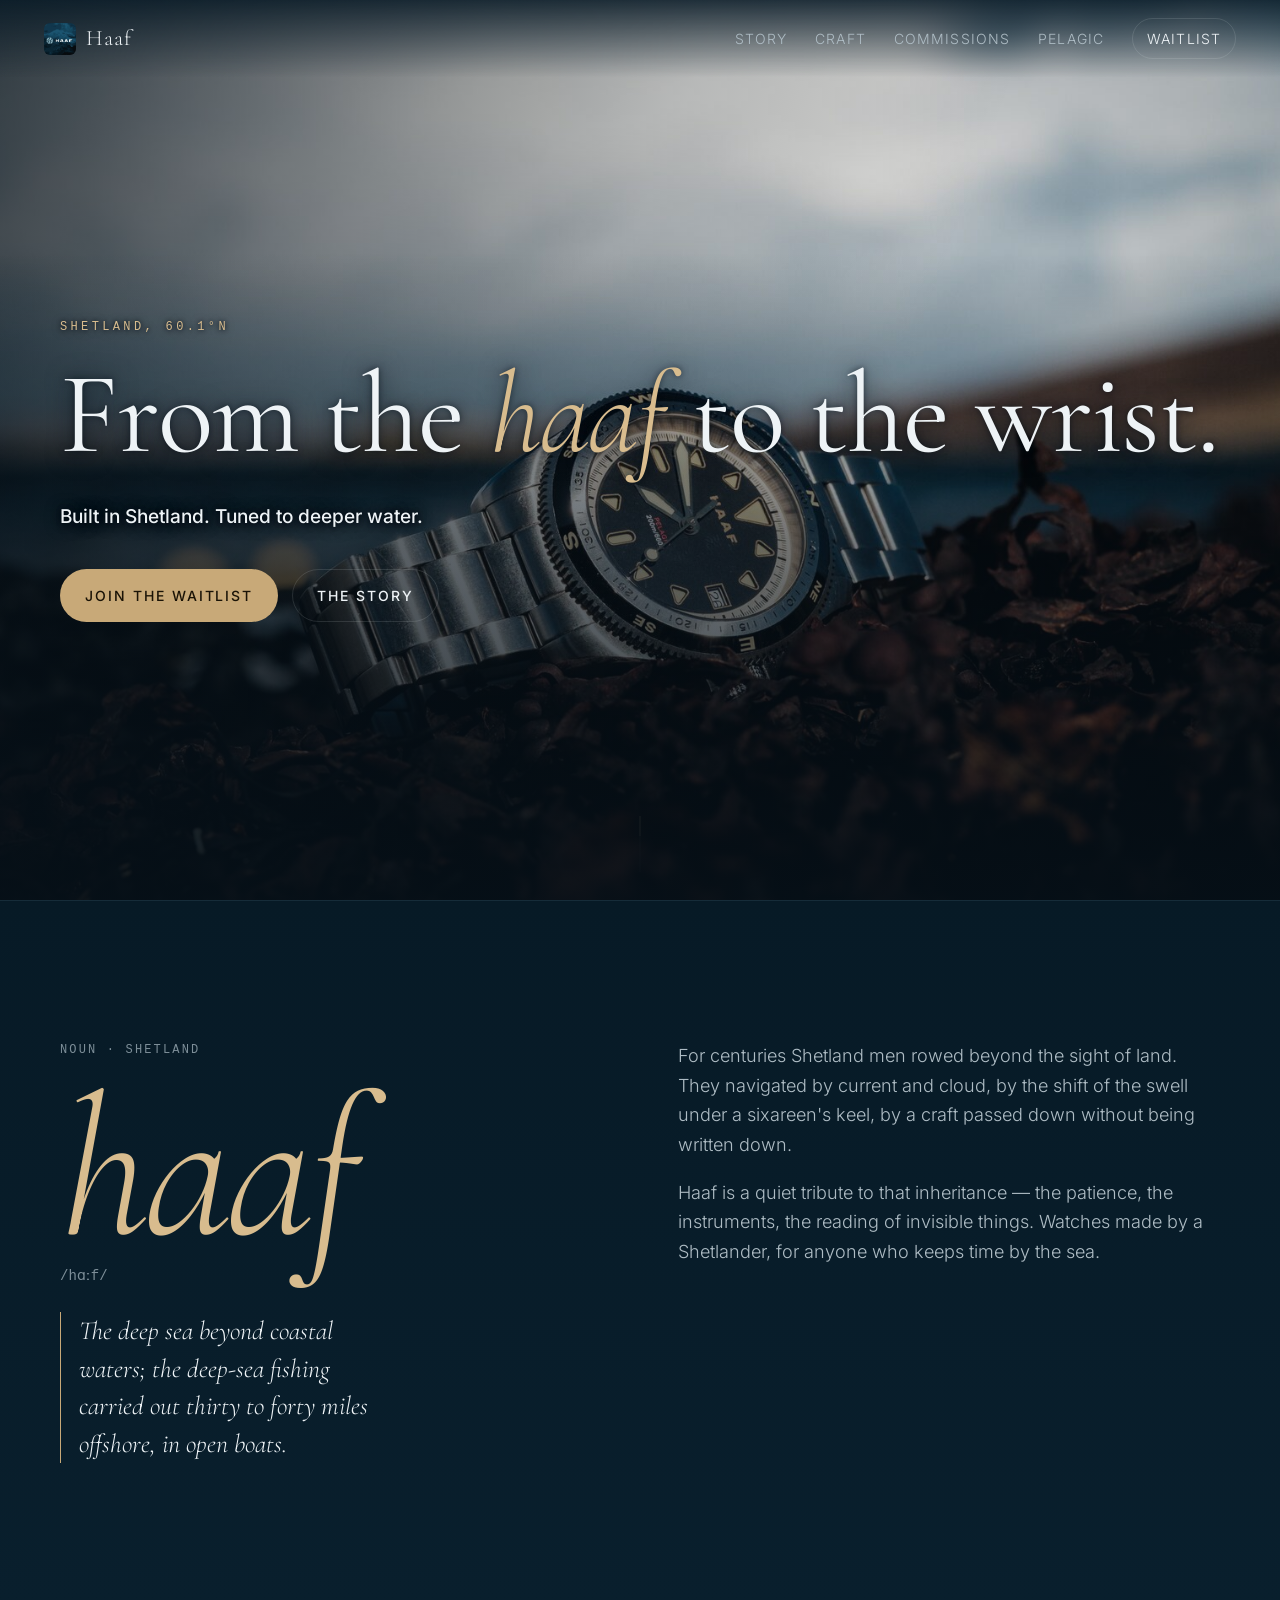
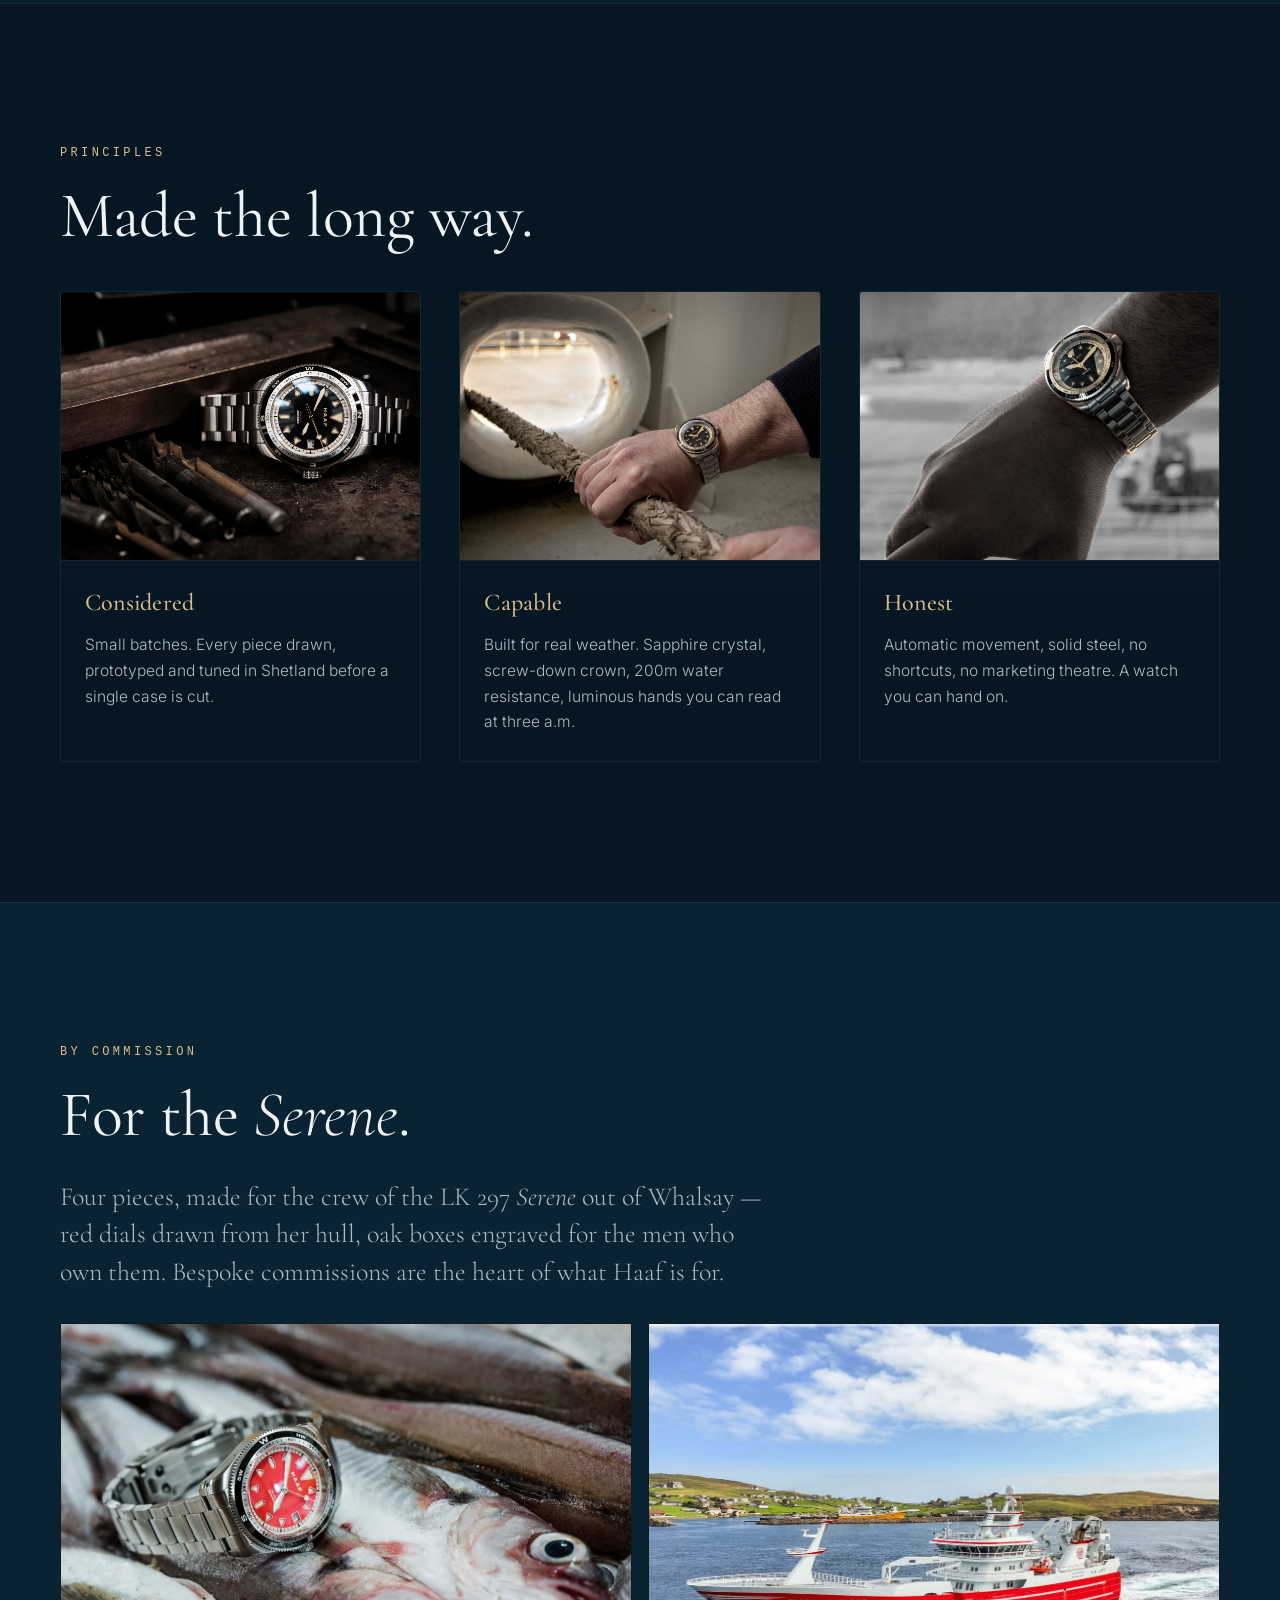
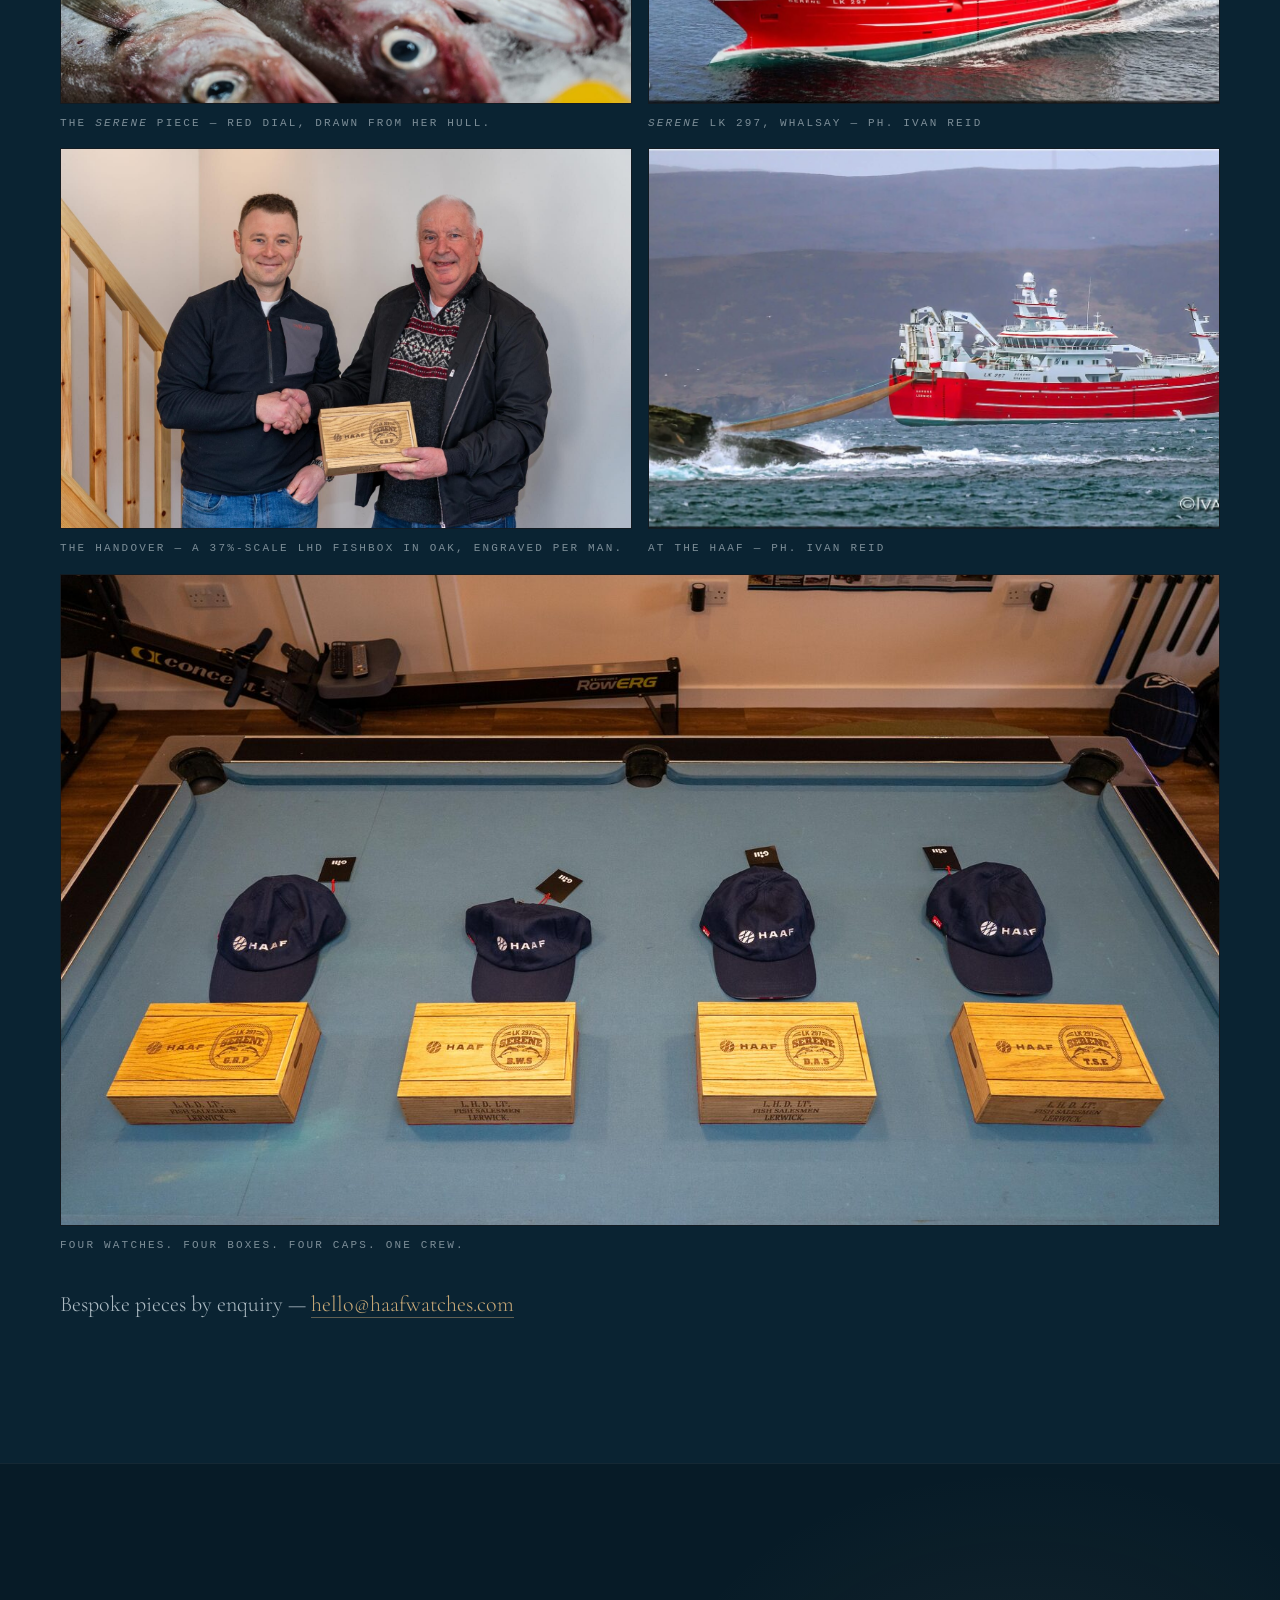
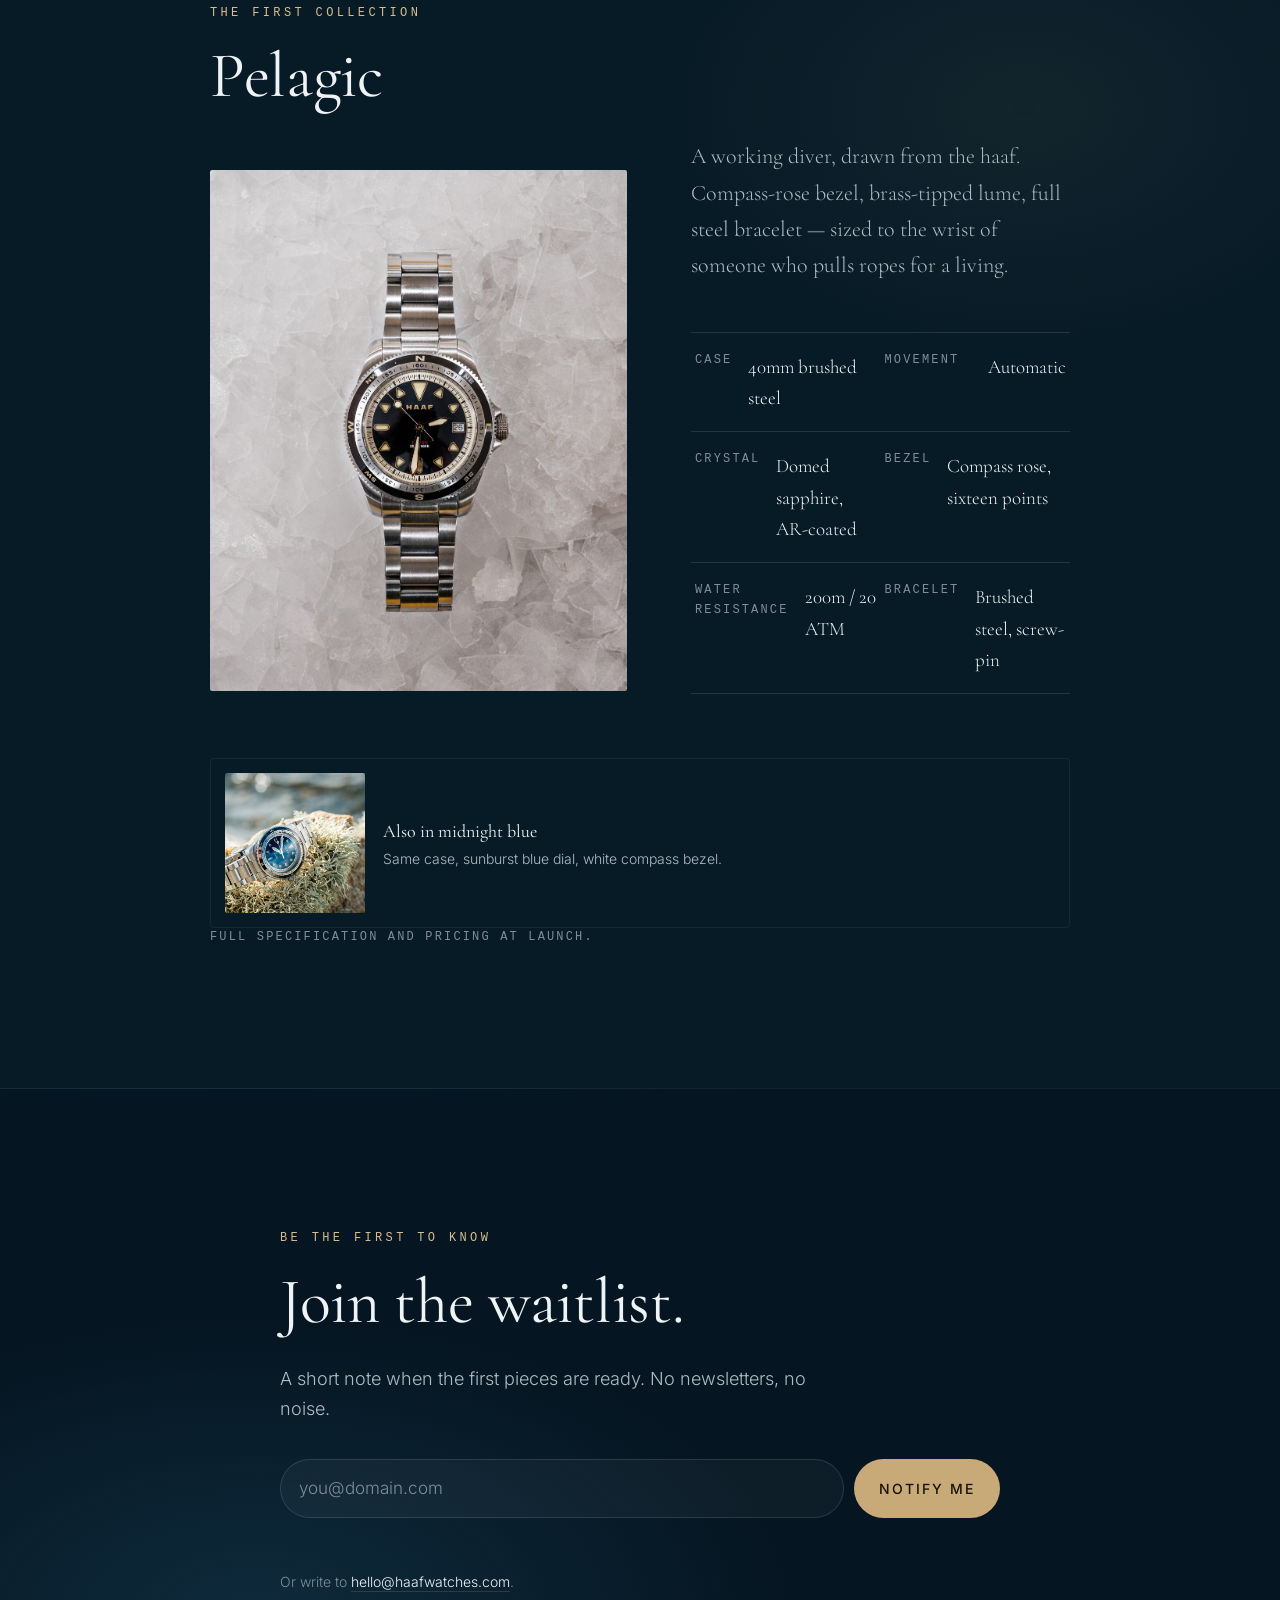
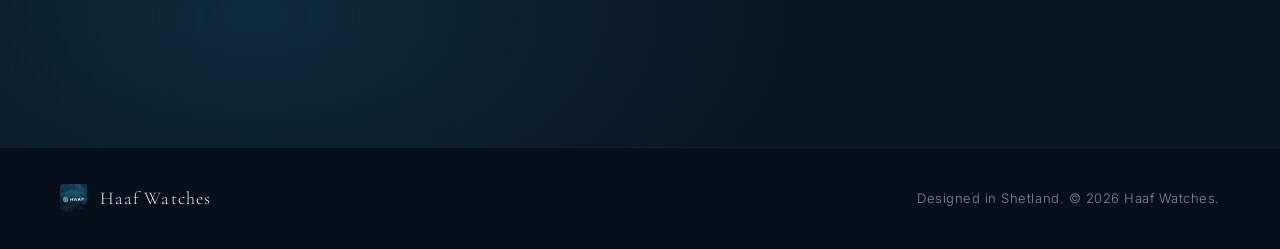
<file: index.html>
<!doctype html>
<html lang="en">
<head>
  <meta charset="utf-8" />
  <meta name="viewport" content="width=device-width, initial-scale=1, viewport-fit=cover" />
  <meta name="theme-color" content="#0a1f2d" />
  <title>Haaf Watches — From the deep sea, Shetland</title>
  <meta name="description" content="Haaf Watches. Shetland-born timepieces, drawn from the haaf — the deep sea beyond the coast." />

  <meta property="og:title" content="Haaf Watches" />
  <meta property="og:description" content="Shetland-born timepieces, drawn from the haaf — the deep sea beyond the coast." />
  <meta property="og:type" content="website" />
  <meta property="og:image" content="assets/photos/black-seaweed.jpg" />
  <meta name="twitter:card" content="summary_large_image" />

  <link rel="icon" type="image/png" href="assets/logo.png" />
  <link rel="apple-touch-icon" href="assets/logo.png" />

  <link rel="preload" href="assets/photos/black-seaweed.jpg" as="image" fetchpriority="high" />
  <link rel="preload" href="assets/fonts/cormorant-garamond-var.woff2" as="font" type="font/woff2" crossorigin />
  <link rel="preload" href="assets/fonts/inter-var.woff2" as="font" type="font/woff2" crossorigin />

  <link rel="stylesheet" href="styles.css" />
</head>
<body>
  <a class="skip" href="#main">Skip to content</a>

  <header class="nav" role="banner" data-open="false">
    <a class="nav__brand" href="#top" aria-label="Haaf Watches — home">
      <img src="assets/logo.png" alt="" width="36" height="36" />
      <span>Haaf</span>
    </a>
    <button class="nav__toggle" type="button" aria-controls="primary-nav" aria-expanded="false" aria-label="Menu">
      <span class="nav__toggle__bars" aria-hidden="true"><span></span></span>
    </button>
    <nav id="primary-nav" class="nav__links" aria-label="Primary">
      <a href="#story">Story</a>
      <a href="#craft">Craft</a>
      <a href="#commission">Commissions</a>
      <a href="#collection">Pelagic</a>
      <a href="#waitlist" class="nav__cta">Waitlist</a>
    </nav>
  </header>

  <main id="main">
    <section id="top" class="hero hero--photo" aria-labelledby="hero-title">
      <img class="hero__photo" src="assets/photos/black-seaweed.jpg" alt="" width="1600" height="1067" fetchpriority="high" decoding="async" />
      <div class="hero__veil" aria-hidden="true"></div>
      <div class="hero__inner">
        <p class="eyebrow">Shetland, 60.1°N</p>
        <h1 id="hero-title" class="hero__title">
          <span>From the</span>
          <em>haaf</em>
          <span>to the wrist.</span>
        </h1>
        <p class="hero__sub">
          Built in Shetland. Tuned to deeper water.
        </p>
        <div class="hero__cta">
          <a class="btn btn--primary" href="#waitlist">Join the waitlist</a>
          <a class="btn btn--ghost" href="#story">The story</a>
        </div>
      </div>
      <div class="hero__scroll" aria-hidden="true">
        <span></span>
      </div>
    </section>

    <section id="story" class="section story" aria-labelledby="story-title">
      <div class="section__inner story__grid">
        <div class="story__word">
          <p class="mono">noun · Shetland</p>
          <h2 id="story-title" class="story__title">haaf</h2>
          <p class="story__pron">/hɑːf/</p>
          <p class="story__def">
            The deep sea beyond coastal waters; the deep-sea fishing carried out thirty to forty miles offshore, in open boats.
          </p>
        </div>
        <div class="story__copy">
          <p>
            For centuries Shetland men rowed beyond the sight of land. They navigated by current and cloud, by the shift of the swell under a sixareen's keel, by a craft passed down without being written down.
          </p>
          <p>
            Haaf is a quiet tribute to that inheritance — the patience, the instruments, the reading of invisible things. Watches made by a Shetlander, for anyone who keeps time by the sea.
          </p>
        </div>
      </div>
    </section>

    <section id="craft" class="section craft" aria-labelledby="craft-title">
      <div class="section__inner">
        <p class="eyebrow">Principles</p>
        <h2 id="craft-title" class="section__title">Made the long way.</h2>
        <ul class="pillars pillars--imaged">
          <li>
            <img class="pillar__photo" src="assets/photos/black-workshop.jpg" alt="" loading="lazy" decoding="async" width="1600" height="1067" />
            <div class="pillar__body">
              <h3>Considered</h3>
              <p>Small batches. Every piece drawn, prototyped and tuned in Shetland before a single case is cut.</p>
            </div>
          </li>
          <li>
            <img class="pillar__photo" src="assets/photos/black-wrist-hawse.jpg" alt="" loading="lazy" decoding="async" width="1600" height="1067" />
            <div class="pillar__body">
              <h3>Capable</h3>
              <p>Built for real weather. Sapphire crystal, screw-down crown, 200m water resistance, luminous hands you can read at three a.m.</p>
            </div>
          </li>
          <li>
            <img class="pillar__photo" src="assets/photos/wrist-helm-bw.jpg" alt="" loading="lazy" decoding="async" width="1122" height="1600" />
            <div class="pillar__body">
              <h3>Honest</h3>
              <p>Automatic movement, solid steel, no shortcuts, no marketing theatre. A watch you can hand on.</p>
            </div>
          </li>
        </ul>
      </div>
    </section>

    <section id="commission" class="section commission" aria-labelledby="commission-title">
      <div class="section__inner commission__inner">
        <p class="eyebrow">By commission</p>
        <h2 id="commission-title" class="section__title">For the <em>Serene</em>.</h2>
        <p class="commission__lede">
          Four pieces, made for the crew of the LK 297 <em>Serene</em> out of Whalsay — red dials drawn from her hull, oak boxes engraved for the men who own them. Bespoke commissions are the heart of what Haaf is for.
        </p>
        <div class="commission__grid">
          <figure>
            <img src="assets/photos/serene-watch-fish.jpg" alt="The Serene commission — a red-dial Haaf on the day's catch." loading="lazy" decoding="async" width="1600" height="1066" />
            <figcaption>The <em>Serene</em> piece — red dial, drawn from her hull.</figcaption>
          </figure>
          <figure>
            <img src="assets/photos/serene-boat-coast.jpg" alt="Serene LK 297 entering Shetland waters." loading="lazy" decoding="async" width="1600" height="777" />
            <figcaption><em>Serene</em> LK 297, Whalsay <span class="commission__credit">— ph. Ivan Reid</span></figcaption>
          </figure>
          <figure>
            <img src="assets/photos/serene-handover.jpg" alt="An engraved oak Haaf box being handed over to a member of the Serene crew." loading="lazy" decoding="async" width="1600" height="1066" />
            <figcaption>The handover — a 37%-scale LHD fishbox in oak, engraved per man.</figcaption>
          </figure>
          <figure>
            <img src="assets/photos/serene-boat-trawl.jpg" alt="Serene LK 297 working the haaf off the Shetland coast." loading="lazy" decoding="async" width="1600" height="815" />
            <figcaption>At the haaf <span class="commission__credit">— ph. Ivan Reid</span></figcaption>
          </figure>
        </div>
        <figure class="commission__band">
          <img src="assets/photos/serene-crew-set.jpg" alt="Four engraved oak Haaf boxes paired with four navy Haaf caps, laid out for the Serene crew." loading="lazy" decoding="async" width="1600" height="1067" />
          <figcaption>Four watches. Four boxes. Four caps. One crew.</figcaption>
        </figure>
        <p class="commission__cta">
          Bespoke pieces by enquiry — <a href="mailto:hello@haafwatches.com?subject=Commission%20enquiry">hello@haafwatches.com</a>
        </p>
      </div>
    </section>

    <section id="collection" class="section collection" aria-labelledby="collection-title">
      <div class="section__inner collection__inner">
        <p class="eyebrow">The first collection</p>
        <h2 id="collection-title" class="section__title">Pelagic</h2>
        <div class="collection__feature">
          <img src="assets/photos/black-flatlay-ice.jpg" alt="The Pelagic, black dial, on ice." loading="lazy" decoding="async" width="1067" height="1600" />
          <div>
            <p class="collection__lede">
              A working diver, drawn from the haaf. Compass-rose bezel, brass-tipped lume, full steel bracelet — sized to the wrist of someone who pulls ropes for a living.
            </p>
            <dl class="specs">
              <div><dt>Case</dt><dd>40mm brushed steel</dd></div>
              <div><dt>Movement</dt><dd>Automatic</dd></div>
              <div><dt>Crystal</dt><dd>Domed sapphire, AR-coated</dd></div>
              <div><dt>Bezel</dt><dd>Compass rose, sixteen points</dd></div>
              <div><dt>Water resistance</dt><dd>200m / 20 ATM</dd></div>
              <div><dt>Bracelet</dt><dd>Brushed steel, screw-pin</dd></div>
            </dl>
          </div>
        </div>
        <div class="collection__alt">
          <img src="assets/photos/blue-lichen.jpg" alt="" loading="lazy" decoding="async" width="1600" height="1067" />
          <div class="collection__alt-copy">
            <strong>Also in midnight blue</strong>
            <p>Same case, sunburst blue dial, white compass bezel.</p>
          </div>
        </div>
        <p class="collection__note">Full specification and pricing at launch.</p>
      </div>
    </section>

    <section id="waitlist" class="section waitlist" aria-labelledby="waitlist-title">
      <div class="section__inner waitlist__inner">
        <p class="eyebrow">Be the first to know</p>
        <h2 id="waitlist-title" class="section__title">Join the waitlist.</h2>
        <p class="waitlist__lede">
          A short note when the first pieces are ready. No newsletters, no noise.
        </p>
        <form class="waitlist__form" action="https://formspree.io/f/your-form-id" method="POST" novalidate>
          <label class="sr-only" for="email">Email address</label>
          <input id="email" name="email" type="email" autocomplete="email" required placeholder="you@domain.com" />
          <button type="submit" class="btn btn--primary">Notify me</button>
          <p class="waitlist__msg" role="status" aria-live="polite"></p>
        </form>
        <p class="waitlist__fallback">
          Or write to <a href="mailto:hello@haafwatches.com">hello@haafwatches.com</a>.
        </p>
      </div>
    </section>
  </main>

  <footer class="footer">
    <div class="section__inner footer__inner">
      <div class="footer__brand">
        <img src="assets/logo.png" alt="Haaf" width="32" height="32" />
        <span>Haaf Watches</span>
      </div>
      <p class="footer__meta">Designed in Shetland. © <span id="year"></span> Haaf Watches.</p>
    </div>
  </footer>

  <script>
    document.getElementById('year').textContent = new Date().getFullYear();

    const navHeader = document.querySelector('.nav');
    const navToggle = navHeader?.querySelector('.nav__toggle');
    if (navHeader && navToggle) {
      const setOpen = (open) => {
        navHeader.dataset.open = open ? 'true' : 'false';
        navToggle.setAttribute('aria-expanded', open ? 'true' : 'false');
        navToggle.setAttribute('aria-label', open ? 'Close menu' : 'Menu');
      };
      navToggle.addEventListener('click', () => {
        setOpen(navHeader.dataset.open !== 'true');
      });
      navHeader.querySelectorAll('.nav__links a').forEach((a) => {
        a.addEventListener('click', () => setOpen(false));
      });
      document.addEventListener('keydown', (e) => {
        if (e.key === 'Escape' && navHeader.dataset.open === 'true') setOpen(false);
      });
    }

    const form = document.querySelector('.waitlist__form');
    const msg = form?.querySelector('.waitlist__msg');
    if (form && !form.action.includes('your-form-id')) {
      form.addEventListener('submit', async (e) => {
        e.preventDefault();
        const data = new FormData(form);
        msg.textContent = 'Sending…';
        try {
          const res = await fetch(form.action, {
            method: 'POST',
            body: data,
            headers: { Accept: 'application/json' },
          });
          if (res.ok) {
            form.reset();
            msg.textContent = 'Thank you — you are on the list.';
          } else {
            msg.textContent = 'Something went wrong. Please email us instead.';
          }
        } catch {
          msg.textContent = 'Network error. Please email us instead.';
        }
      });
    } else if (form) {
      form.addEventListener('submit', (e) => {
        e.preventDefault();
        const email = form.email.value.trim();
        if (!email) return;
        window.location.href =
          'mailto:hello@haafwatches.com?subject=Waitlist&body=' +
          encodeURIComponent('Please add ' + email + ' to the Haaf waitlist.');
      });
    }
  </script>
</body>
</html>
</file>
<file: styles.css>
@font-face {
  font-family: 'Cormorant Garamond';
  font-style: normal;
  font-weight: 300 500;
  font-display: swap;
  src: url('assets/fonts/cormorant-garamond-var.woff2') format('woff2-variations'),
       url('assets/fonts/cormorant-garamond-var.woff2') format('woff2');
}
@font-face {
  font-family: 'Cormorant Garamond';
  font-style: italic;
  font-weight: 300;
  font-display: swap;
  src: url('assets/fonts/cormorant-garamond-300-italic.woff2') format('woff2');
}
@font-face {
  font-family: 'Inter';
  font-style: normal;
  font-weight: 300 500;
  font-display: swap;
  src: url('assets/fonts/inter-var.woff2') format('woff2-variations'),
       url('assets/fonts/inter-var.woff2') format('woff2');
}

:root {
  --ink: #eef3f6;
  --ink-dim: #aebcc4;
  --ink-mute: #7d8e98;
  --deep: #081a26;
  --deep-2: #0a2332;
  --deep-3: #102c3d;
  --line: rgba(238, 243, 246, 0.12);
  --line-soft: rgba(238, 243, 246, 0.06);
  --brass: #c8a978;
  --brass-soft: #d8bc8e;
  --serif: "Cormorant Garamond", "Iowan Old Style", Georgia, serif;
  --sans: "Inter", ui-sans-serif, system-ui, -apple-system, "Segoe UI", sans-serif;
  --mono: ui-monospace, "SF Mono", Menlo, monospace;
  --maxw: 1160px;
  --pad: clamp(20px, 4vw, 44px);
}

* { box-sizing: border-box; }

html { -webkit-text-size-adjust: 100%; }

body {
  margin: 0;
  background: var(--deep);
  color: var(--ink);
  font-family: var(--sans);
  font-weight: 300;
  font-size: 17px;
  line-height: 1.65;
  -webkit-font-smoothing: antialiased;
  text-rendering: optimizeLegibility;
  overflow-x: hidden;
}

img { max-width: 100%; display: block; }
a { color: inherit; text-decoration: none; }
a:focus-visible, button:focus-visible, input:focus-visible {
  outline: 2px solid var(--brass);
  outline-offset: 3px;
  border-radius: 2px;
}

.sr-only {
  position: absolute; width: 1px; height: 1px; padding: 0; margin: -1px;
  overflow: hidden; clip: rect(0,0,0,0); white-space: nowrap; border: 0;
}
.skip {
  position: absolute; left: -9999px; top: 0;
  background: var(--brass); color: var(--deep); padding: 10px 14px; z-index: 100;
}
.skip:focus { left: 12px; top: 12px; }

/* ---------- Nav ---------- */
.nav {
  position: fixed; top: 0; left: 0; right: 0; z-index: 20;
  display: flex; align-items: center; justify-content: space-between;
  padding: 18px var(--pad);
  background: linear-gradient(to bottom, rgba(8,26,38,0.85), rgba(8,26,38,0));
  backdrop-filter: blur(8px);
  -webkit-backdrop-filter: blur(8px);
}
.nav__brand {
  display: flex; align-items: center; gap: 10px;
  font-family: var(--serif); font-size: 22px; letter-spacing: 0.04em;
}
.nav__brand img { width: 32px; height: 32px; object-fit: cover; border-radius: 6px; }
.nav__links { display: flex; align-items: center; gap: clamp(14px, 3vw, 28px); font-size: 14px; letter-spacing: 0.08em; text-transform: uppercase; }
.nav__links a { color: var(--ink-dim); transition: color .2s ease; }
.nav__links a:hover { color: var(--ink); }
.nav__cta {
  color: var(--ink) !important;
  border: 1px solid var(--line);
  padding: 8px 14px; border-radius: 999px;
  transition: border-color .2s ease, background .2s ease;
}
.nav__cta:hover { border-color: var(--brass); background: rgba(200,169,120,0.08); }

.nav__toggle {
  display: none;
  width: 40px; height: 40px;
  background: transparent;
  border: 1px solid var(--line);
  border-radius: 999px;
  color: var(--ink);
  align-items: center; justify-content: center;
  padding: 0;
  cursor: pointer;
  margin-left: 10px;
}
.nav__toggle:hover { border-color: var(--brass); }
.nav__toggle__bars {
  position: relative;
  width: 16px; height: 10px;
}
.nav__toggle__bars::before,
.nav__toggle__bars::after,
.nav__toggle__bars span {
  content: ""; position: absolute; left: 0; right: 0; height: 1.5px;
  background: currentColor; border-radius: 2px;
  transition: transform .2s ease, opacity .15s ease, top .2s ease;
}
.nav__toggle__bars::before { top: 0; }
.nav__toggle__bars span { top: 50%; transform: translateY(-50%); }
.nav__toggle__bars::after { top: 100%; transform: translateY(-100%); }
.nav[data-open="true"] .nav__toggle__bars::before {
  top: 50%; transform: translateY(-50%) rotate(45deg);
}
.nav[data-open="true"] .nav__toggle__bars span { opacity: 0; }
.nav[data-open="true"] .nav__toggle__bars::after {
  top: 50%; transform: translateY(-50%) rotate(-45deg);
}

@media (max-width: 640px) {
  .nav { flex-wrap: wrap; }
  .nav__toggle { display: inline-flex; }
  .nav__links {
    order: 3;
    width: 100%;
    flex-direction: column;
    align-items: flex-start;
    gap: 0;
    margin-top: 14px;
    padding-top: 14px;
    border-top: 1px solid var(--line-soft);
    max-height: 0;
    overflow: hidden;
    opacity: 0;
    transition: max-height .25s ease, opacity .2s ease, margin-top .25s ease, padding-top .25s ease;
  }
  .nav[data-open="true"] .nav__links {
    max-height: 60vh;
    opacity: 1;
  }
  .nav__links a {
    width: 100%;
    padding: 14px 4px;
    border-bottom: 1px solid var(--line-soft);
  }
  .nav__links a:last-child { border-bottom: none; }
  .nav__links .nav__cta {
    border: 0;
    border-radius: 0;
    padding: 14px 4px;
    margin: 0;
    background: transparent;
    color: var(--brass) !important;
  }
  .nav__links .nav__cta:hover { background: transparent; border: 0; }
}

/* ---------- Hero ---------- */
.hero {
  position: relative;
  min-height: 100svh;
  display: flex; align-items: center;
  padding: 120px var(--pad) 80px;
  overflow: hidden;
}
.hero__bg {
  position: absolute; inset: 0;
  background:
    radial-gradient(1200px 700px at 70% 20%, rgba(24, 64, 86, 0.55), transparent 60%),
    radial-gradient(900px 600px at 15% 85%, rgba(13, 39, 55, 0.8), transparent 55%),
    linear-gradient(180deg, #061421 0%, #081e2b 40%, #061421 100%);
}
.hero__bg::before {
  content: "";
  position: absolute; inset: -20%;
  background:
    repeating-linear-gradient(
      115deg,
      rgba(255,255,255,0.015) 0 2px,
      transparent 2px 6px
    );
  mix-blend-mode: screen;
  animation: drift 40s linear infinite;
}
.hero__bg::after {
  content: "";
  position: absolute; left: -10%; right: -10%; bottom: -15%; height: 55%;
  background: radial-gradient(ellipse at 50% 100%, rgba(8,26,38,0.0) 0%, rgba(8,26,38,0.75) 60%, #061421 100%);
  pointer-events: none;
}
.hero__grain {
  position: absolute; inset: 0;
  background-image: url("data:image/svg+xml;utf8,<svg xmlns='http://www.w3.org/2000/svg' width='140' height='140'><filter id='n'><feTurbulence type='fractalNoise' baseFrequency='0.9' numOctaves='2' stitchTiles='stitch'/><feColorMatrix values='0 0 0 0 0.85  0 0 0 0 0.9  0 0 0 0 0.95  0 0 0 0.08 0'/></filter><rect width='100%' height='100%' filter='url(%23n)'/></svg>");
  opacity: 0.5;
  mix-blend-mode: overlay;
  pointer-events: none;
}
@keyframes drift {
  from { transform: translate3d(0,0,0); }
  to   { transform: translate3d(-120px,-60px,0); }
}
@media (prefers-reduced-motion: reduce) {
  .hero__bg::before { animation: none; }
}

.hero__inner {
  position: relative;
  max-width: var(--maxw); width: 100%;
  margin: 0 auto;
}
.eyebrow {
  font-family: var(--mono); font-size: 12px; letter-spacing: 0.28em;
  text-transform: uppercase; color: var(--brass-soft);
  margin: 0 0 18px;
}
.hero__title {
  font-family: var(--serif);
  font-weight: 400;
  font-size: clamp(44px, 9vw, 116px);
  line-height: 1.02;
  letter-spacing: -0.01em;
  margin: 0 0 28px;
  color: var(--ink);
}
.hero__title em {
  font-style: italic;
  color: var(--brass-soft);
  font-weight: 300;
  display: inline-block;
}
.hero__title span { display: inline-block; }
.hero__sub {
  max-width: 560px;
  font-size: clamp(16px, 2vw, 19px);
  color: var(--ink-dim);
  margin: 0 0 36px;
}
.hero__cta { display: flex; flex-wrap: wrap; gap: 14px; }
.hero__scroll {
  position: absolute; bottom: 28px; left: 50%; transform: translateX(-50%);
  width: 1px; height: 56px; background: var(--line);
  overflow: hidden;
}
.hero__scroll span {
  display: block; width: 100%; height: 20px;
  background: var(--brass);
  animation: scrollHint 2.4s ease-in-out infinite;
}
@keyframes scrollHint {
  0%   { transform: translateY(-120%); }
  100% { transform: translateY(420%); }
}
@media (prefers-reduced-motion: reduce) {
  .hero__scroll span { animation: none; }
}

/* ---------- Buttons ---------- */
.btn {
  display: inline-flex; align-items: center; justify-content: center;
  padding: 14px 24px;
  font-family: var(--sans); font-size: 14px; letter-spacing: 0.14em;
  text-transform: uppercase; font-weight: 500;
  border-radius: 999px;
  border: 1px solid transparent;
  cursor: pointer;
  transition: background .2s ease, color .2s ease, border-color .2s ease, transform .2s ease;
}
.btn--primary {
  background: var(--brass); color: #1a1306;
}
.btn--primary:hover { background: var(--brass-soft); transform: translateY(-1px); }
.btn--ghost {
  background: transparent; color: var(--ink); border-color: var(--line);
}
.btn--ghost:hover { border-color: var(--ink-dim); }

/* ---------- Sections ---------- */
.section {
  padding: clamp(72px, 12vw, 140px) var(--pad);
  position: relative;
  border-top: 1px solid var(--line-soft);
}
.section__inner { max-width: var(--maxw); margin: 0 auto; }
.section__title {
  font-family: var(--serif);
  font-weight: 400;
  font-size: clamp(34px, 5.6vw, 64px);
  line-height: 1.08;
  letter-spacing: -0.005em;
  margin: 0 0 28px;
}
.mono {
  font-family: var(--mono); font-size: 12px; letter-spacing: 0.18em;
  text-transform: uppercase; color: var(--ink-mute); margin: 0 0 18px;
}

/* ---------- Story ---------- */
.story { background: linear-gradient(180deg, #071a26, #091f2d); }
.story__grid {
  display: grid;
  grid-template-columns: 1fr 1fr;
  gap: clamp(32px, 6vw, 96px);
  align-items: start;
}
@media (max-width: 820px) {
  .story__grid { grid-template-columns: 1fr; }
}
.story__title {
  font-family: var(--serif);
  font-style: italic;
  font-weight: 300;
  font-size: clamp(88px, 18vw, 200px);
  line-height: 0.9;
  letter-spacing: -0.02em;
  margin: 0;
  color: var(--brass-soft);
}
.story__pron {
  font-family: var(--mono); font-size: 14px; color: var(--ink-mute);
  margin: 6px 0 24px;
}
.story__def {
  font-family: var(--serif);
  font-size: clamp(20px, 2.4vw, 26px);
  line-height: 1.45;
  color: var(--ink);
  font-style: italic;
  max-width: 28ch;
  border-left: 1px solid var(--brass);
  padding-left: 18px;
  margin: 0;
}
.story__copy p {
  color: var(--ink-dim);
  font-size: clamp(16px, 1.6vw, 18px);
  margin: 0 0 18px;
  max-width: 48ch;
}
.story__copy p:last-child { margin-bottom: 0; }

/* ---------- Craft / pillars ---------- */
.craft { background: #061623; }
.pillars {
  list-style: none; padding: 0; margin: 40px 0 0;
  display: grid; grid-template-columns: repeat(3, 1fr);
  gap: clamp(20px, 3vw, 40px);
}
.pillars li {
  padding: 28px;
  border: 1px solid var(--line-soft);
  background: linear-gradient(180deg, rgba(255,255,255,0.015), rgba(255,255,255,0));
  border-radius: 4px;
  transition: border-color .3s ease, transform .3s ease;
}
.pillars li:hover { border-color: var(--line); transform: translateY(-2px); }
.pillars h3 {
  font-family: var(--serif); font-weight: 500;
  font-size: 24px; letter-spacing: 0.01em;
  margin: 0 0 10px;
  color: var(--brass-soft);
}
.pillars p { color: var(--ink-dim); margin: 0; font-size: 15.5px; }
@media (max-width: 820px) {
  .pillars { grid-template-columns: 1fr; }
}

/* ---------- Collection ---------- */
.collection {
  background:
    radial-gradient(600px 400px at 80% 20%, rgba(200,169,120,0.06), transparent 60%),
    #071b27;
}
.collection__inner { max-width: 860px; }
.collection__lede {
  font-family: var(--serif); font-size: clamp(18px, 2.2vw, 22px);
  color: var(--ink-dim); margin: 0 0 48px; max-width: 56ch;
}
.specs {
  display: grid; grid-template-columns: 1fr 1fr;
  gap: 0;
  margin: 0 0 28px;
  border-top: 1px solid var(--line);
}
.specs > div {
  display: flex; justify-content: space-between; gap: 16px;
  padding: 18px 4px;
  border-bottom: 1px solid var(--line);
}
.specs dt {
  font-family: var(--mono); font-size: 12px; letter-spacing: 0.18em;
  text-transform: uppercase; color: var(--ink-mute);
}
.specs dd { margin: 0; font-family: var(--serif); font-size: 19px; color: var(--ink); }
@media (max-width: 640px) {
  .specs { grid-template-columns: 1fr; }
}
.collection__note { font-family: var(--mono); font-size: 12px; letter-spacing: 0.18em; color: var(--ink-mute); text-transform: uppercase; margin: 0; }

/* ---------- Waitlist ---------- */
.waitlist {
  background:
    radial-gradient(900px 500px at 20% 80%, rgba(24,64,86,0.5), transparent 60%),
    #051521;
}
.waitlist__inner { max-width: 720px; }
.waitlist__lede {
  color: var(--ink-dim); font-size: 18px; margin: 0 0 36px; max-width: 52ch;
}
.waitlist__form {
  display: flex; gap: 10px; flex-wrap: wrap;
  align-items: stretch;
}
.waitlist__form input {
  flex: 1 1 260px;
  background: rgba(255,255,255,0.04);
  border: 1px solid var(--line);
  color: var(--ink);
  font: inherit;
  padding: 14px 18px;
  border-radius: 999px;
  min-width: 0;
}
.waitlist__form input::placeholder { color: var(--ink-mute); }
.waitlist__form input:focus { border-color: var(--brass); background: rgba(255,255,255,0.06); }
.waitlist__form button { flex: 0 0 auto; }
.waitlist__msg {
  flex-basis: 100%;
  margin: 6px 4px 0;
  font-size: 14px; color: var(--brass-soft); min-height: 1em;
}
.waitlist__fallback { margin-top: 22px; color: var(--ink-mute); font-size: 14px; }
.waitlist__fallback a { color: var(--ink); border-bottom: 1px solid var(--line); padding-bottom: 1px; }
.waitlist__fallback a:hover { border-color: var(--brass); }

/* ---------- Hero with photography ---------- */
.hero--photo .hero__bg,
.hero--diptych .hero__bg { display: none; }

.hero__photo {
  position: absolute; inset: 0;
  width: 100%; height: 100%;
  object-fit: cover;
  z-index: 0;
}
.hero__veil {
  position: absolute; inset: 0; z-index: 1;
  background:
    linear-gradient(180deg, rgba(6,16,24,0) 28%, rgba(6,16,24,0.55) 60%, rgba(6,16,24,0.92) 100%),
    linear-gradient(110deg, rgba(6,16,24,0.7) 0%, rgba(6,16,24,0.15) 45%, rgba(6,16,24,0) 65%);
  pointer-events: none;
}
.hero--photo .hero__inner,
.hero--diptych .hero__inner { z-index: 2; }
.hero--photo .hero__title,
.hero--diptych .hero__title {
  text-shadow:
    0 0 6px rgba(4,12,20,0.6),
    0 2px 24px rgba(4,12,20,0.7);
}
.hero--photo .hero__sub,
.hero--diptych .hero__sub {
  color: var(--ink);
  font-weight: 500;
  text-shadow:
    0 0 4px rgba(4,12,20,0.95),
    0 0 10px rgba(4,12,20,0.85),
    0 1px 16px rgba(4,12,20,0.7);
}
.hero--photo .eyebrow,
.hero--diptych .eyebrow {
  text-shadow:
    0 0 4px rgba(4,12,20,0.9),
    0 1px 8px rgba(4,12,20,0.6);
}

.hero--diptych .hero__halves {
  position: absolute; inset: 0; z-index: 0;
  display: grid; grid-template-columns: 1fr 1fr;
}
.hero--diptych .hero__halves img {
  width: 100%; height: 100%; object-fit: cover;
}
.hero--diptych .hero__halves img:first-child { object-position: 60% 50%; }
.hero--diptych .hero__veil {
  background:
    linear-gradient(180deg, rgba(6,16,24,0.15) 0%, rgba(6,16,24,0) 40%, rgba(6,16,24,0.9) 100%),
    linear-gradient(110deg, rgba(6,16,24,0.65) 0%, rgba(6,16,24,0.15) 45%, rgba(6,16,24,0) 65%);
}
@media (max-width: 720px) {
  .hero--diptych .hero__halves { grid-template-columns: 1fr; grid-template-rows: 1fr 1fr; }
}

/* ---------- Craft pillars with imagery ---------- */
.pillars--imaged li { padding: 0; overflow: hidden; }
.pillars--imaged .pillar__photo {
  display: block; width: 100%; height: auto; aspect-ratio: 4 / 3;
  object-fit: cover;
  border-bottom: 1px solid var(--line-soft);
  filter: saturate(0.9) contrast(1.02);
}
.pillars--imaged .pillar__body { padding: 22px 24px 26px; }
.pillars--imaged h3 { margin-top: 0; }

/* ---------- Collection: hero shot + spec column (variant A) ---------- */
.collection__feature {
  display: grid;
  grid-template-columns: 1.1fr 1fr;
  gap: clamp(28px, 5vw, 64px);
  align-items: center;
  margin: 8px 0 36px;
}
.collection__feature img {
  width: 100%; height: auto; aspect-ratio: 4 / 5;
  object-fit: cover;
  border-radius: 2px;
}
@media (max-width: 820px) {
  .collection__feature { grid-template-columns: 1fr; }
  .collection__feature img { aspect-ratio: 3 / 2; }
}
.collection__alt {
  display: flex; align-items: center; gap: 18px;
  margin-top: 28px;
  padding: 14px;
  border: 1px solid var(--line-soft);
  border-radius: 4px;
}
.collection__alt img { width: 140px; height: 140px; object-fit: cover; border-radius: 2px; flex: 0 0 auto; }
@media (max-width: 480px) {
  .collection__alt { flex-direction: column; align-items: flex-start; }
  .collection__alt img { width: 100%; height: auto; aspect-ratio: 3 / 2; }
}
.collection__alt-copy p { margin: 0; color: var(--ink-dim); font-size: 14px; }
.collection__alt-copy strong { color: var(--ink); font-family: var(--serif); font-weight: 400; font-size: 18px; display: block; }

/* ---------- Collection: dual-variant cards (variant B) ---------- */
.variants {
  display: grid; grid-template-columns: 1fr 1fr;
  gap: clamp(20px, 3vw, 36px);
  margin: 8px 0 36px;
}
@media (max-width: 820px) { .variants { grid-template-columns: 1fr; } }
.variant {
  border: 1px solid var(--line-soft);
  border-radius: 4px; overflow: hidden;
  background: linear-gradient(180deg, rgba(255,255,255,0.015), rgba(255,255,255,0));
}
.variant img {
  width: 100%; height: auto; aspect-ratio: 3 / 4;
  object-fit: cover;
  border-bottom: 1px solid var(--line-soft);
}
.variant__body { padding: 20px 22px 24px; }
.variant__name {
  font-family: var(--serif); font-weight: 400;
  font-size: 26px; margin: 0 0 4px;
  color: var(--ink);
}
.variant__sub {
  font-family: var(--mono); font-size: 11px; letter-spacing: 0.22em;
  text-transform: uppercase; color: var(--brass-soft);
  margin: 0 0 14px;
}
.variant__desc { color: var(--ink-dim); font-size: 15px; margin: 0; }

/* ---------- Commission ---------- */
.commission { background: var(--deep-2); }
.commission__inner { max-width: var(--maxw); }
.commission__lede {
  font-family: var(--serif);
  font-size: clamp(20px, 2.4vw, 26px);
  line-height: 1.45;
  color: var(--ink-dim);
  max-width: 720px;
  margin: 0 0 32px;
}
.commission__lede strong {
  color: var(--ink);
  font-weight: 400;
  font-style: italic;
}
.commission__grid {
  display: grid;
  grid-template-columns: 1fr 1fr;
  gap: 16px;
}
.commission__grid figure { margin: 0; }
.commission__grid img,
.commission__band img {
  width: 100%; height: auto; display: block;
  object-fit: cover;
  border: 1px solid var(--line-soft);
  background: #050d14;
}
.commission__grid img { aspect-ratio: 3/2; }
.commission__band {
  margin: 16px 0 0;
}
.commission__band img { aspect-ratio: 16/9; }
.commission figcaption {
  font-family: var(--mono);
  font-size: 11px;
  letter-spacing: 0.2em;
  text-transform: uppercase;
  color: var(--ink-mute);
  margin-top: 10px;
}
.commission__credit { color: var(--ink-mute); }
.commission__cta {
  font-family: var(--serif);
  font-size: clamp(18px, 2vw, 22px);
  color: var(--ink-dim);
  margin: 32px 0 0;
}
.commission__cta a {
  color: var(--brass);
  text-decoration: none;
  border-bottom: 1px solid rgba(200, 169, 120, 0.45);
  transition: border-color 160ms ease, color 160ms ease;
}
.commission__cta a:hover { color: var(--brass-soft); border-bottom-color: var(--brass-soft); }
@media (max-width: 720px) {
  .commission__grid { grid-template-columns: 1fr; gap: 14px; }
}

/* ---------- Footer ---------- */
.footer {
  padding: 36px var(--pad);
  border-top: 1px solid var(--line-soft);
  background: #040f19;
}
.footer__inner {
  display: flex; justify-content: space-between; align-items: center;
  flex-wrap: wrap; gap: 16px;
}
.footer__brand { display: flex; align-items: center; gap: 12px; font-family: var(--serif); font-size: 18px; letter-spacing: 0.06em; }
.footer__brand img { width: 28px; height: 28px; border-radius: 4px; }
.footer__meta { font-size: 13px; color: var(--ink-mute); margin: 0; letter-spacing: 0.04em; }
</file>
